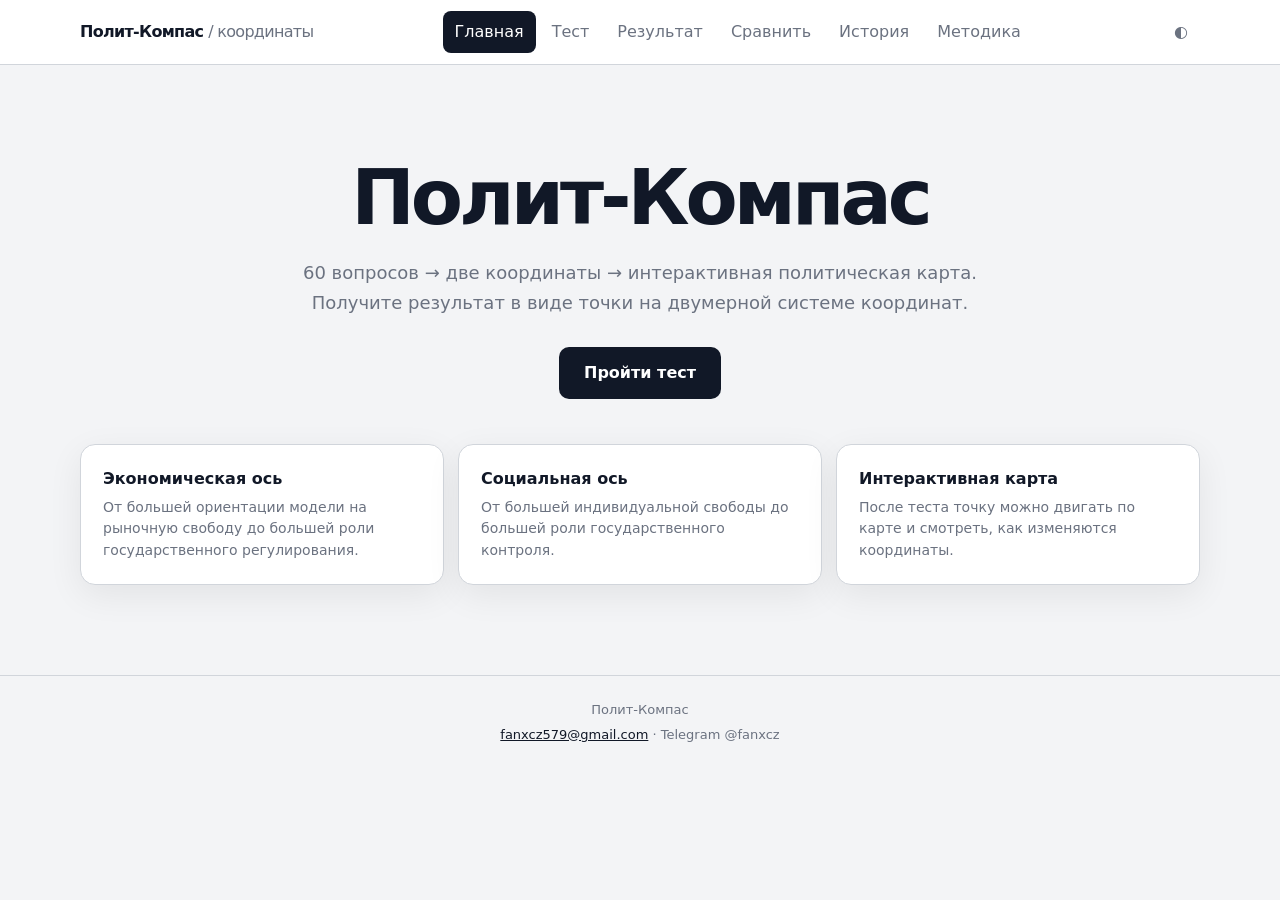
<file: index.html>
<!doctype html>
<html lang="ru">
<head>
<meta charset="utf-8">
<meta name="viewport" content="width=device-width,initial-scale=1,viewport-fit=cover">
<meta name="theme-color" content="#111827">
<title>Полит-Компас — политические координаты</title>

<style>
*{box-sizing:border-box;margin:0;padding:0}

:root{
 --bg:#f3f4f6;
 --card:#fff;
 --text:#111827;
 --muted:#6b7280;
 --border:#d1d5db;
 --soft:#e5e7eb;
 --shadow:0 10px 35px rgba(0,0,0,.07);
 --danger:#991b1b;
}

body.dark{
 --bg:#0d1117;
 --card:#161b22;
 --text:#f3f4f6;
 --muted:#9ca3af;
 --border:#30363d;
 --soft:#21262d;
 --shadow:0 10px 35px rgba(0,0,0,.25);
}

html{scroll-behavior:smooth}

body{
 min-height:100vh;
 background:var(--bg);
 color:var(--text);
 font-family:Inter,system-ui,-apple-system,BlinkMacSystemFont,"Segoe UI",sans-serif;
 line-height:1.45;
}

button,input{font:inherit}

button{cursor:pointer}

header{
 position:sticky;
 top:0;
 z-index:100;
 background:rgba(255,255,255,.94);
 border-bottom:1px solid var(--border);
 backdrop-filter:blur(12px);
}

body.dark header{background:rgba(22,27,34,.94)}

.nav{
 width:min(1120px,calc(100% - 28px));
 height:64px;
 margin:auto;
 display:flex;
 align-items:center;
 justify-content:space-between;
 gap:20px;
}

.logo{
 font-weight:850;
 letter-spacing:-.7px;
 cursor:pointer;
 white-space:nowrap;
}

.logo span{
 color:var(--muted);
 font-weight:500;
}

nav{
 display:flex;
 gap:4px;
}

.nav button,.theme{
 border:0;
 background:transparent;
 color:var(--muted);
 padding:9px 12px;
 border-radius:8px;
}

.nav button:hover,.theme:hover{
 background:var(--bg);
 color:var(--text);
}

.nav button.active{
 background:var(--text);
 color:var(--card);
}

main{
 width:min(1120px,calc(100% - 28px));
 margin:auto;
 padding:40px 0 90px;
}

.page{display:none}
.page.active{display:block}

.hero{
 text-align:center;
 padding:55px 15px 45px;
}

.hero h1{
 font-size:clamp(40px,8vw,76px);
 line-height:1;
 letter-spacing:-4px;
 margin-bottom:22px;
}

.hero p{
 max-width:700px;
 margin:0 auto 30px;
 color:var(--muted);
 font-size:18px;
 line-height:1.65;
}

.primary{
 border:0;
 background:var(--text);
 color:var(--card);
 padding:14px 25px;
 border-radius:10px;
 font-weight:750;
}

.primary:hover{opacity:.88}

.secondary{
 border:1px solid var(--border);
 background:var(--card);
 color:var(--text);
 padding:12px 18px;
 border-radius:9px;
}

.secondary:hover{border-color:var(--text)}

.info-grid{
 display:grid;
 grid-template-columns:repeat(3,1fr);
 gap:14px;
}

.info-card,.card{
 background:var(--card);
 border:1px solid var(--border);
 border-radius:15px;
 box-shadow:var(--shadow);
}

.info-card{padding:22px}

.info-card b{
 display:block;
 margin-bottom:7px;
}

.info-card p{
 color:var(--muted);
 font-size:14px;
 line-height:1.55;
}

.card{padding:26px}

.section-title{
 font-size:32px;
 line-height:1.15;
 letter-spacing:-1px;
 margin-bottom:7px;
}

.section-subtitle{
 color:var(--muted);
 margin-bottom:25px;
}

.test-head{
 display:flex;
 justify-content:space-between;
 align-items:center;
 gap:15px;
 margin-bottom:15px;
 color:var(--muted);
 font-size:14px;
}

.progress-bg{
 height:7px;
 background:var(--soft);
 border-radius:99px;
 overflow:hidden;
}

.progress{
 height:100%;
 width:0;
 background:var(--text);
 transition:width .25s;
}

.question-number{
 color:var(--muted);
 margin-top:26px;
 font-size:13px;
 font-weight:700;
 letter-spacing:.6px;
}

.question{
 margin:9px 0 25px;
 font-size:clamp(23px,4vw,34px);
 line-height:1.25;
 letter-spacing:-.8px;
}

.answers{
 display:grid;
 gap:9px;
}

.answer{
 width:100%;
 border:1px solid var(--border);
 background:var(--card);
 color:var(--text);
 padding:15px 17px;
 text-align:left;
 border-radius:10px;
 transition:.15s;
}

.answer:hover{
 border-color:var(--text);
 transform:translateY(-1px);
}

.answer.selected{
 background:var(--text);
 color:var(--card);
 border-color:var(--text);
}

.answer.skip{color:var(--muted)}

.test-actions{
 display:flex;
 justify-content:space-between;
 gap:10px;
 margin-top:22px;
}

.result-header{text-align:center}

.result-header h2{
 font-size:clamp(28px,5vw,42px);
 letter-spacing:-1.3px;
}

.result-header p{
 color:var(--muted);
 margin-top:6px;
}

.coords{
 display:flex;
 justify-content:center;
 flex-wrap:wrap;
 gap:10px;
 margin:20px 0 25px;
}

.coord{
 background:var(--bg);
 border:1px solid var(--border);
 padding:9px 15px;
 border-radius:9px;
}

.coord b{margin-left:5px}

.map-wrap{
 width:min(900px,100%);
 margin:auto;
}

.map-frame{
 position:relative;
 padding:48px 55px 58px;
}

.map{
 position:relative;
 width:100%;
 aspect-ratio:1/1;
 border:2px solid #111827;
 overflow:hidden;
 user-select:none;
 touch-action:none;
 cursor:crosshair;
 box-shadow:0 8px 25px rgba(0,0,0,.15);
}

.map.darkmap{
 border-color:#fff;
}

.zone{
 position:absolute;
 border:1px solid rgba(255,255,255,.3);
}

.q1{left:0;top:0;width:25%;height:25%;background:#b91c1c}
.q2{left:25%;top:0;width:25%;height:25%;background:#92400e}
.q3{left:50%;top:0;width:25%;height:25%;background:#166534}
.q4{left:75%;top:0;width:25%;height:25%;background:#1e3a8a}

.q5{left:0;top:25%;width:25%;height:25%;background:#dc2626}
.q6{left:25%;top:25%;width:25%;height:25%;background:#b45309}
.q7{left:50%;top:25%;width:25%;height:25%;background:#15803d}
.q8{left:75%;top:25%;width:25%;height:25%;background:#2563eb}

.q9{left:0;top:50%;width:25%;height:25%;background:#ef4444}
.q10{left:25%;top:50%;width:25%;height:25%;background:#d97706}
.q11{left:50%;top:50%;width:25%;height:25%;background:#22c55e}
.q12{left:75%;top:50%;width:25%;height:25%;background:#3b82f6}

.q13{left:0;top:75%;width:25%;height:25%;background:#991b1b}
.q14{left:25%;top:75%;width:25%;height:25%;background:#c2410c}
.q15{left:50%;top:75%;width:25%;height:25%;background:#65a30d}
.q16{left:75%;top:75%;width:25%;height:25%;background:#eab308}

.grid{
 position:absolute;
 inset:0;
 background:
 linear-gradient(to right,
 transparent 24.7%,rgba(255,255,255,.4) 25%,transparent 25.3%,
 transparent 49.7%,rgba(255,255,255,.75) 50%,transparent 50.3%,
 transparent 74.7%,rgba(255,255,255,.4) 75%,transparent 75.3%),
 linear-gradient(to bottom,
 transparent 24.7%,rgba(255,255,255,.4) 25%,transparent 25.3%,
 transparent 49.7%,rgba(255,255,255,.75) 50%,transparent 50.3%,
 transparent 74.7%,rgba(255,255,255,.4) 75%,transparent 75.3%);
 pointer-events:none;
}

.axis-x,.axis-y{
 position:absolute;
 background:#111827;
 z-index:20;
 pointer-events:none;
}

.axis-x{
 left:0;
 right:0;
 top:50%;
 height:3px;
}

.axis-y{
 top:0;
 bottom:0;
 left:50%;
 width:3px;
}

body.dark .axis-x,
body.dark .axis-y{
 background:#fff;
}

.axis-x:before,
.axis-x:after,
.axis-y:before,
.axis-y:after{
 position:absolute;
 font-weight:900;
 color:#111827;
 white-space:nowrap;
 font-size:13px;
}

body.dark .axis-x:before,
body.dark .axis-x:after,
body.dark .axis-y:before,
body.dark .axis-y:after{
 color:#fff;
}

.axis-x:before{
 content:"ЛЕВЫЕ";
 right:calc(100% + 12px);
 top:-11px;
}

.axis-x:after{
 content:"ПРАВЫЕ";
 left:calc(100% + 12px);
 top:-11px;
}

.axis-y:before{
 content:"АВТОРИТАРНЫЕ";
 bottom:calc(100% + 12px);
 left:50%;
 transform:translateX(-50%);
}

.axis-y:after{
 content:"ЛИБЕРТАРНЫЕ";
 top:calc(100% + 12px);
 left:50%;
 transform:translateX(-50%);
}

.zone-label{
 position:absolute;
 z-index:8;
 width:25%;
 text-align:center;
 color:#fff;
 font-size:clamp(8px,1.4vw,16px);
 line-height:1.05;
 font-weight:850;
 text-shadow:0 2px 4px rgba(0,0,0,.8);
 pointer-events:auto;
 cursor:pointer;
 padding:7px;
}

.l1{left:0;top:8%}
.l2{left:25%;top:8%}
.l3{left:50%;top:8%}
.l4{left:75%;top:8%}

.l5{left:0;top:33%}
.l6{left:25%;top:33%}
.l7{left:50%;top:33%}
.l8{left:75%;top:33%}

.l9{left:0;top:58%}
.l10{left:25%;top:58%}
.l11{left:50%;top:58%}
.l12{left:75%;top:58%}

.l13{left:0;top:83%}
.l14{left:25%;top:83%}
.l15{left:50%;top:83%}
.l16{left:75%;top:83%}

.result-point,
.compare-point{
 position:absolute;
 z-index:50;
 width:27px;
 height:27px;
 border-radius:50%;
 background:#fff;
 border:5px solid #111827;
 box-shadow:
 0 0 0 4px rgba(255,255,255,.9),
 0 4px 15px rgba(0,0,0,.6);
 transform:translate(-50%,50%);
 pointer-events:none;
}

.result-point:after{
 content:"ВЫ";
 position:absolute;
 top:-34px;
 left:50%;
 transform:translateX(-50%);
 background:#111827;
 color:#fff;
 padding:4px 7px;
 border-radius:5px;
 font-size:10px;
 font-weight:900;
}

.compare-point.a{
 background:#fff;
 border-color:#111827;
}

.compare-point.b{
 background:#111827;
 border-color:#fff;
}

.map-help{
 text-align:center;
 color:var(--muted);
 font-size:12px;
 margin-top:10px;
}

.scale{
 display:flex;
 justify-content:space-between;
 color:var(--muted);
 font-size:12px;
 margin-top:8px;
}

.map-info{
 margin:22px auto 0;
 padding:16px;
 max-width:700px;
 text-align:center;
 background:var(--bg);
 border:1px solid var(--border);
 border-radius:10px;
}

.map-info b{
 display:block;
 margin-bottom:5px;
}

.map-info span{
 color:var(--muted);
 font-size:14px;
}

.result-actions{
 display:flex;
 justify-content:center;
 flex-wrap:wrap;
 gap:9px;
 margin-top:20px;
}

.category-list{
 display:grid;
 gap:12px;
}

.category{
 border:1px solid var(--border);
 border-radius:10px;
 padding:16px;
 background:var(--card);
}

.category-head{
 display:flex;
 justify-content:space-between;
 gap:15px;
 margin-bottom:8px;
}

.category-head span{color:var(--muted)}

.bar{
 position:relative;
 height:9px;
 background:var(--soft);
 border-radius:99px;
 overflow:hidden;
}

.bar-fill{
 height:100%;
 background:var(--text);
 border-radius:99px;
}

.compare-map{
 margin-top:25px;
}

.compare-controls{
 display:flex;
 flex-wrap:wrap;
 gap:10px;
 margin-top:20px;
}

.compare-result{
 margin-top:20px;
 padding:16px;
 border:1px solid var(--border);
 border-radius:10px;
 background:var(--bg);
}

.history-item{
 border:1px solid var(--border);
 padding:16px;
 border-radius:10px;
 margin-bottom:10px;
 background:var(--card);
}

.history-item .date{
 color:var(--muted);
 font-size:12px;
 margin-bottom:6px;
}

.history-item b{font-size:18px}

.method{
 color:var(--muted);
 line-height:1.7;
}

.method h3{
 color:var(--text);
 margin:25px 0 8px;
}

.method ul{
 padding-left:23px;
}

footer{
 border-top:1px solid var(--border);
 text-align:center;
 color:var(--muted);
 font-size:13px;
 padding:25px 15px 45px;
}

footer a{color:var(--text)}

.mobile-nav{display:none}

.modal{
 position:fixed;
 inset:0;
 z-index:200;
 background:rgba(0,0,0,.55);
 display:none;
 align-items:center;
 justify-content:center;
 padding:15px;
}

.modal.show{display:flex}

.modal-box{
 width:min(520px,100%);
 background:var(--card);
 border:1px solid var(--border);
 border-radius:14px;
 padding:23px;
 box-shadow:0 20px 60px rgba(0,0,0,.25);
}

.modal-box h3{margin-bottom:8px}

.modal-box p{
 color:var(--muted);
 line-height:1.6;
}

.modal-close{
 float:right;
 border:0;
 background:transparent;
 color:var(--muted);
 font-size:24px;
}

@media(max-width:760px){

 header{position:static}

 .nav{
  height:58px;
 }

 nav{display:none}

 main{
  width:calc(100% - 18px);
  padding:18px 0 90px;
 }

 .hero{
  padding:38px 8px 28px;
 }

 .hero h1{
  font-size:45px;
  letter-spacing:-2.5px;
 }

 .hero p{
  font-size:15px;
 }

 .info-grid{
  grid-template-columns:1fr;
 }

 .card{padding:17px}

 .question{font-size:23px}

 .map-frame{
  padding:46px 31px 52px;
 }

 .axis-x:before,
 .axis-x:after{
  font-size:8px;
 }

 .axis-y:before,
 .axis-y:after{
  font-size:8px;
 }

 .zone-label{
  font-size:7px;
  padding:3px;
 }

 .result-point,
 .compare-point{
  width:19px;
  height:19px;
  border-width:4px;
 }

 .result-point:after{
  top:-26px;
  font-size:8px;
 }

 .mobile-nav{
  display:flex;
  position:fixed;
  z-index:150;
  left:8px;
  right:8px;
  bottom:8px;
  height:59px;
  background:var(--card);
  border:1px solid var(--border);
  border-radius:14px;
  box-shadow:0 8px 30px rgba(0,0,0,.2);
  justify-content:space-around;
  align-items:center;
 }

 .mobile-nav button{
  border:0;
  background:transparent;
  color:var(--muted);
  font-size:10px;
 }

 .mobile-nav button.active{
  color:var(--text);
  font-weight:850;
 }
}
</style>
</head>

<body>

<header>
<div class="nav">

<div class="logo" onclick="showPage('home')">
 Полит-Компас <span>/ координаты</span>
</div>

<nav>
<button data-page="home" class="active" onclick="showPage('home')">Главная</button>
<button data-page="test" onclick="startTest()">Тест</button>
<button data-page="result" onclick="showPage('result')">Результат</button>
<button data-page="compare" onclick="showPage('compare')">Сравнить</button>
<button data-page="history" onclick="showPage('history');renderHistory()">История</button>
<button data-page="method" onclick="showPage('method')">Методика</button>
</nav>

<button class="theme" onclick="toggleTheme()">◐</button>

</div>
</header>


<main>

<!-- HOME -->
<section id="home" class="page active">

<div class="hero">

<h1>Полит-Компас</h1>

<p>
60 вопросов → две координаты → интерактивная политическая карта.
Получите результат в виде точки на двумерной системе координат.
</p>

<button class="primary" onclick="startTest()">
Пройти тест
</button>

</div>

<div class="info-grid">

<div class="info-card">
<b>Экономическая ось</b>
<p>
От большей ориентации модели на рыночную свободу
до большей роли государственного регулирования.
</p>
</div>

<div class="info-card">
<b>Социальная ось</b>
<p>
От большей индивидуальной свободы
до большей роли государственного контроля.
</p>
</div>

<div class="info-card">
<b>Интерактивная карта</b>
<p>
После теста точку можно двигать по карте и смотреть,
как изменяются координаты.
</p>
</div>

</div>

</section>


<!-- TEST -->
<section id="test" class="page">

<div class="card">

<div class="test-head">
<span id="counter">Вопрос 1 из 60</span>
<span id="category">Экономика</span>
</div>

<div class="progress-bg">
<div id="progress" class="progress"></div>
</div>

<div class="question-number" id="qnum"></div>
<div class="question" id="qtext"></div>

<div id="answers" class="answers"></div>

<div class="test-actions">
<button class="secondary" onclick="previousQuestion()">Назад</button>
<button class="secondary" onclick="restartTest()">Заново</button>
</div>

</div>

</section>


<!-- RESULT -->
<section id="result" class="page">

<div class="card">

<div class="result-header">
<h2 id="resultTitle">Ваши координаты</h2>
<p id="resultSub"></p>
</div>

<div class="coords">
<div class="coord">
Экономика <b id="ecoValue">0.0</b>
</div>
<div class="coord">
Общество <b id="socValue">0.0</b>
</div>
</div>


<div class="map-wrap">

<div class="map-frame">

<div class="map" id="mainMap">

<div class="zone q1"></div>
<div class="zone q2"></div>
<div class="zone q3"></div>
<div class="zone q4"></div>
<div class="zone q5"></div>
<div class="zone q6"></div>
<div class="zone q7"></div>
<div class="zone q8"></div>
<div class="zone q9"></div>
<div class="zone q10"></div>
<div class="zone q11"></div>
<div class="zone q12"></div>
<div class="zone q13"></div>
<div class="zone q14"></div>
<div class="zone q15"></div>
<div class="zone q16"></div>

<div class="zone-label l1" onclick="zoneInfo(1)">ЛЕВЫЕ<br>АВТОРИТАРНЫЕ</div>
<div class="zone-label l2" onclick="zoneInfo(2)">ГОСУДАРСТВО<br>И ЭКОНОМИКА</div>
<div class="zone-label l3" onclick="zoneInfo(3)">ПОРЯДОК<br>И РЕГУЛИРОВАНИЕ</div>
<div class="zone-label l4" onclick="zoneInfo(4)">ПРАВЫЕ<br>АВТОРИТАРНЫЕ</div>

<div class="zone-label l5" onclick="zoneInfo(5)">СОЦИАЛЬНЫЙ<br>КОНТРОЛЬ</div>
<div class="zone-label l6" onclick="zoneInfo(6)">ЭТАТИСТСКИЕ<br>ПОЗИЦИИ</div>
<div class="zone-label l7" onclick="zoneInfo(7)">ПОРЯДОК<br>И РЫНОК</div>
<div class="zone-label l8" onclick="zoneInfo(8)">РЫНОЧНАЯ<br>СВОБОДА</div>

<div class="zone-label l9" onclick="zoneInfo(9)">СОЦИАЛЬНАЯ<br>ОРИЕНТАЦИЯ</div>
<div class="zone-label l10" onclick="zoneInfo(10)">СВОБОДЫ<br>И СОЛИДАРНОСТЬ</div>
<div class="zone-label l11" onclick="zoneInfo(11)">РЫНОК<br>И СВОБОДЫ</div>
<div class="zone-label l12" onclick="zoneInfo(12)">ИНДИВИДУАЛЬНАЯ<br>АВТОНОМИЯ</div>

<div class="zone-label l13" onclick="zoneInfo(13)">ЛИБЕРТАРНЫЕ<br>ЛЕВЫЕ</div>
<div class="zone-label l14" onclick="zoneInfo(14)">ЛИЧНАЯ<br>СВОБОДА</div>
<div class="zone-label l15" onclick="zoneInfo(15)">РЫНОК<br>И АВТОНОМИЯ</div>
<div class="zone-label l16" onclick="zoneInfo(16)">ЛИБЕРТАРНЫЕ<br>ПРАВЫЕ</div>

<div class="grid"></div>
<div class="axis-x"></div>
<div class="axis-y"></div>

<div id="resultPoint" class="result-point"></div>

</div>

<div class="scale">
<span>−10</span>
<span>−5</span>
<span>0</span>
<span>+5</span>
<span>+10</span>
</div>

</div>

</div>

<div class="map-help">
Нажмите или перетащите точку — координаты можно исследовать вручную.
</div>

<div class="map-info">
<b id="zoneName">Центральная зона</b>
<span id="zoneDescription"></span>
</div>

<div class="result-actions">
<button class="primary" onclick="startTest()">Пройти снова</button>
<button class="secondary" onclick="shareResult()">Поделиться</button>
<button class="secondary" onclick="downloadPNG()">PNG</button>
<button class="secondary" onclick="showPage('compare')">Сравнить</button>
</div>

</div>


<div class="card" style="margin-top:15px">

<h2 class="section-title">Показатели по категориям</h2>
<p class="section-subtitle">
Отдельные результаты по группам вопросов.
</p>

<div id="categories" class="category-list"></div>

</div>

</section>


<!-- COMPARE -->
<section id="compare" class="page">

<div class="card">

<h2 class="section-title">Сравнение результатов</h2>

<p class="section-subtitle">
На карте отображаются две точки. Выберите результат из истории.
</p>

<div class="compare-controls">
<button class="secondary" onclick="loadCompareFromHistory()">Выбрать из истории</button>
<button class="secondary" onclick="useCurrentForA()">Текущий → A</button>
<button class="secondary" onclick="useCurrentForB()">Текущий → B</button>
</div>

<div class="map-wrap compare-map">

<div class="map-frame">

<div class="map">

<div class="zone q1"></div>
<div class="zone q2"></div>
<div class="zone q3"></div>
<div class="zone q4"></div>
<div class="zone q5"></div>
<div class="zone q6"></div>
<div class="zone q7"></div>
<div class="zone q8"></div>
<div class="zone q9"></div>
<div class="zone q10"></div>
<div class="zone q11"></div>
<div class="zone q12"></div>
<div class="zone q13"></div>
<div class="zone q14"></div>
<div class="zone q15"></div>
<div class="zone q16"></div>

<div class="grid"></div>
<div class="axis-x"></div>
<div class="axis-y"></div>

<div id="pointA" class="compare-point a"></div>
<div id="pointB" class="compare-point b"></div>

</div>

</div>

</div>

<div id="compareText" class="compare-result">
Выберите два результата для сравнения.
</div>

</div>

</section>


<!-- HISTORY -->
<section id="history" class="page">

<div class="card">

<h2 class="section-title">История</h2>

<p class="section-subtitle">
Результаты хранятся локально в браузере.
</p>

<div id="historyList"></div>

</div>

</section>


<!-- METHOD -->
<section id="method" class="page">

<div class="card method">

<h2 class="section-title">Методика</h2>

<p>
Полит-Компас представляет результат как две числовые координаты.
Это математическая модель визуализации ответов, а не официальная
классификация политических взглядов.
</p>

<h3>Экономическая координата</h3>

<p>
Левая часть горизонтальной оси соответствует отрицательным значениям,
правая — положительным. В данной версии отрицательная сторона
представляет большую ориентацию модели на рыночную свободу,
положительная — большую роль государственного регулирования.
</p>

<h3>Социальная координата</h3>

<p>
Верх карты соответствует положительным значениям, низ — отрицательным.
В данной версии верхняя сторона соответствует большей роли
государственного контроля, нижняя — большей индивидуальной свободе.
</p>

<h3>Шкала ответов</h3>

<ul>
<li>Полностью согласен — +2</li>
<li>Скорее согласен — +1</li>
<li>Нейтрально — 0</li>
<li>Скорее не согласен — −1</li>
<li>Полностью не согласен — −2</li>
<li>Не уверен / пропустить — не учитывается</li>
</ul>

<h3>Нормализация</h3>

<p>
Каждая ось нормализуется в диапазон от −10 до +10.
Пропущенные вопросы не считаются нейтральными ответами.
</p>

<h3>Категории</h3>

<p>
Вопросы разделены на тематические группы. Они нужны для того,
чтобы после теста можно было посмотреть не только две основные
координаты, но и распределение результата по темам.
</p>

<h3>О зонах карты</h3>

<p>
Цветные области являются частью интерфейсной модели сайта.
Их названия описывают положение на координатной плоскости и не
должны рассматриваться как объективная оценка человека.
</p>

</div>

</section>

</main>


<div class="mobile-nav">
<button data-page="home" onclick="showPage('home')">Главная</button>
<button data-page="test" onclick="startTest()">Тест</button>
<button data-page="result" onclick="showPage('result')">Результат</button>
<button data-page="compare" onclick="showPage('compare')">Сравнить</button>
<button data-page="history" onclick="showPage('history');renderHistory()">История</button>
</div>


<footer>
<div>Полит-Компас</div>
<div style="margin-top:6px">
<a href="mailto:fanxcz579@gmail.com">fanxcz579@gmail.com</a>
 · Telegram @fanxcz
</div>
</footer>


<div id="modal" class="modal" onclick="closeModal(event)">
<div class="modal-box">
<button class="modal-close" onclick="closeModal()">×</button>
<h3 id="modalTitle"></h3>
<p id="modalText"></p>
</div>
</div>


<script>
"use strict";


/* =========================================================
   ВОПРОСЫ
========================================================= */

const questions=[

["Государство должно активно регулировать экономику.","Экономика",1,0],
["Высокие доходы должны облагаться более высокой ставкой налога.","Экономика",1,0],
["Частный бизнес должен иметь широкую свободу ценообразования.","Экономика",-1,0],
["Государству следует поддерживать стратегические отрасли.","Экономика",1,0],
["Социальные программы должны финансироваться даже при росте расходов бюджета.","Экономика",1,0],
["Конкуренция обычно эффективнее государственного управления предприятиями.","Экономика",-1,0],
["Минимальная заработная плата должна устанавливаться законом.","Экономика",1,0],
["Государственные предприятия должны конкурировать с частными на равных условиях.","Экономика",-1,0],
["Рынок труда должен быть максимально гибким.","Экономика",-1,0],
["Государство должно ограничивать монополии.","Экономика",1,0],
["Налоговая система должна сильнее перераспределять доходы.","Экономика",1,0],
["Государственная помощь должна быть адресной, когда это возможно.","Экономика",-1,0],

["Право на мирные публичные собрания должно широко защищаться.","Свободы",0,-1],
["Государство может ограничивать некоторые высказывания ради общественной безопасности.","Свободы",0,1],
["Личная жизнь граждан должна быть защищена от необоснованного государственного контроля.","Свободы",0,-1],
["Законы должны одинаково применяться к гражданам независимо от их статуса.","Свободы",0,-1],
["Образование должно развивать свободу выбора учебной траектории.","Свободы",0,-1],
["Государство должно устанавливать единые обязательные нормы поведения там, где это необходимо.","Свободы",0,1],
["Мирные протесты не должны автоматически рассматриваться как угроза безопасности.","Свободы",0,-1],
["Свобода слова должна защищаться даже при резкой критике властей.","Свободы",0,-1],
["Государство должно иметь широкие полномочия во время чрезвычайных ситуаций.","Свободы",0,1],
["Судебная система должна быть институционально независима от исполнительной власти.","Свободы",0,-1],
["Местные органы власти должны самостоятельно решать больше вопросов.","Свободы",0,-1],
["Государственный бюджет должен быть максимально прозрачен для граждан.","Свободы",0,-1],

["Граждане должны иметь удобный доступ к государственным данным.","Государство",0,-1],
["Силовые органы должны получать дополнительные полномочия для предотвращения тяжёлых преступлений.","Государство",0,1],
["Решения властей должны регулярно проходить общественный и парламентский контроль.","Государство",0,-1],
["Военные решения должны находиться под гражданским и парламентским контролем.","Государство",0,-1],
["Законы о чрезвычайном положении должны иметь чёткий срок действия.","Государство",0,-1],
["Государственные закупки должны проводиться по прозрачным и проверяемым правилам.","Государство",0,-1],
["Цифровые сервисы государства должны по возможности быть открытыми и проверяемыми.","Государство",0,-1],
["Искусственный интеллект в государственном секторе должен проходить независимую проверку.","Государство",0,-1],
["Персональные данные должны собираться только в объёме, необходимом для конкретной цели.","Государство",0,-1],
["Платформы должны объяснять основные правила модерации пользователям.","Государство",0,-1],
["Государство должно поддерживать развитие открытых технологий и стандартов.","Государство",0,-1],
["Критически важная цифровая инфраструктура требует специальных мер защиты.","Государство",0,1],

["Алгоритмические решения, влияющие на права граждан, должны быть проверяемыми.","Технологии",0,-1],
["Доступ к интернету следует рассматривать как важную часть современной инфраструктуры.","Технологии",0,-1],

["Экологические нормы должны учитывать долгосрочный ущерб окружающей среде.","Экология",1,0],
["Загрязнители должны нести большую часть затрат на устранение экологического ущерба.","Экология",1,0],
["Переход к чистой энергетике должен поддерживаться государственными инвестициями.","Экология",1,0],
["Экологические требования к промышленности не должны отменяться ради краткосрочной выгоды.","Экология",1,0],
["Города должны расширять общественный транспорт даже при значительных затратах.","Экология",1,0],
["Природные территории должны получать усиленную правовую защиту.","Экология",1,0],
["Экологическая политика должна учитывать влияние на стоимость жизни домохозяйств.","Экология",-1,0],
["Страны должны координировать меры против трансграничного загрязнения.","Мир",0,-1],

["Международные договоры должны иметь предсказуемые процедуры исполнения.","Мир",0,-1],
["Торговые ограничения могут применяться как инструмент внешней политики.","Мир",0,1],
["Государствам следует сохранять возможность самостоятельно определять внутреннюю политику.","Мир",0,1],
["Международные организации должны получать полномочия только в чётко определённых областях.","Мир",0,1],
["Гуманитарная помощь должна предоставляться независимо от политических разногласий.","Мир",0,-1],
["Экономические связи между странами могут снижать риск конфликтов.","Мир",0,-1],
["Страны должны использовать дипломатические механизмы до применения силы.","Мир",0,-1],
["Во внешней торговле государство может защищать отрасли с высокой стратегической значимостью.","Мир",0,1],

["Научные решения государственной политики должны опираться на открытые данные.","Наука",0,-1],
["Экологические риски должны учитываться при градостроительном планировании.","Наука",1,0],
["Крупные инфраструктурные проекты должны публиковать основные финансовые расчёты.","Наука",0,-1],
["Право на доступ к базовым государственным услугам должно быть понятным и недискриминационным.","Наука",0,-1],
["Государственные программы поддержки должны регулярно оцениваться по открытым критериям.","Наука",1,0],
["Защита критической инфраструктуры может требовать дополнительных государственных мер.","Наука",0,1]

];


const answers=[
["Полностью согласен",2],
["Скорее согласен",1],
["Нейтрально",0],
["Скорее не согласен",-1],
["Полностью не согласен",-2],
["Не уверен / пропустить",null]
];


let current=0;
let selections=new Array(questions.length).fill(null);
let lastResult=null;
let compareA=null;
let compareB=null;


/* =========================================================
   НАВИГАЦИЯ
========================================================= */

function showPage(id){

 document.querySelectorAll(".page").forEach(p=>{
  p.classList.toggle("active",p.id===id);
 });

 document.querySelectorAll("[data-page]").forEach(b=>{
  b.classList.toggle("active",b.dataset.page===id);
 });

 window.scrollTo({top:0,behavior:"smooth"});
}


function startTest(){

 current=0;
 selections=new Array(questions.length).fill(null);

 showPage("test");
 renderQuestion();
}


function restartTest(){
 startTest();
}


/* =========================================================
   ТЕСТ
========================================================= */

function renderQuestion(){

 const q=questions[current];

 document.getElementById("counter").textContent=
  "Вопрос "+(current+1)+" из "+questions.length;

 document.getElementById("category").textContent=q[1];

 document.getElementById("qnum").textContent=
  "ВОПРОС "+String(current+1).padStart(2,"0");

 document.getElementById("qtext").textContent=q[0];

 document.getElementById("progress").style.width=
  (((current+1)/questions.length)*100)+"%";

 const box=document.getElementById("answers");
 box.innerHTML="";

 answers.forEach(a=>{

  const btn=document.createElement("button");

  btn.className="answer";

  if(a[1]===null) btn.classList.add("skip");

  if(selections[current]===a[1]){
   btn.classList.add("selected");
  }

  btn.textContent=a[0];

  btn.onclick=()=>{

   selections[current]=a[1];

   if(current<questions.length-1){
    current++;
    renderQuestion();
   }else{
    finishTest();
   }

  };

  box.appendChild(btn);

 });

}


function previousQuestion(){

 if(current>0){
  current--;
  renderQuestion();
 }

}


/* =========================================================
   РАСЧЁТ
========================================================= */

function calculate(){

 let ecoSum=0;
 let socSum=0;
 let ecoMax=0;
 let socMax=0;

 const categories={};

 questions.forEach((q,i)=>{

  const value=selections[i];

  if(value===null)return;

  const e=q[2];
  const s=q[3];

  if(e!==0){
   ecoSum+=value*e;
   ecoMax+=2*Math.abs(e);
  }

  if(s!==0){
   socSum+=value*s;
   socMax+=2*Math.abs(s);
  }

  if(!categories[q[1]]){
   categories[q[1]]={sum:0,max:0};
  }

  categories[q[1]].sum+=value*(e+s);
  categories[q[1]].max+=2*(Math.abs(e)+Math.abs(s));

 });

 let eco=ecoMax?(ecoSum/ecoMax)*10:0;
 let soc=socMax?(socSum/socMax)*10:0;

 eco=clamp(eco,-10,10);
 soc=clamp(soc,-10,10);

 return{
  eco,
  soc,
  categories,
  answered:selections.filter(v=>v!==null).length,
  timestamp:Date.now(),
  date:new Date().toLocaleString("ru-RU")
 };

}


function clamp(v,min,max){
 return Math.max(min,Math.min(max,v));
}


/* =========================================================
   РЕЗУЛЬТАТ
========================================================= */

function finishTest(){

 lastResult=calculate();

 localStorage.setItem(
  "politLastResult",
  JSON.stringify(lastResult)
 );

 const history=getHistory();

 history.unshift(lastResult);

 localStorage.setItem(
  "politHistory",
  JSON.stringify(history.slice(0,30))
 );

 renderResult();

 showPage("result");
}


function renderResult(){

 if(!lastResult){

  const saved=localStorage.getItem("politLastResult");

  if(saved){
   try{
    lastResult=JSON.parse(saved);
   }catch(e){}
  }

 }

 if(!lastResult)return;

 document.getElementById("ecoValue").textContent=
  score(lastResult.eco);

 document.getElementById("socValue").textContent=
  score(lastResult.soc);

 document.getElementById("resultSub").textContent=
  "Отвечено "+lastResult.answered+
  " из "+questions.length+
  " вопросов";

 const name=getZone(lastResult.eco,lastResult.soc);

 document.getElementById("resultTitle").textContent=name;

 updatePoint(
  document.getElementById("resultPoint"),
  lastResult.eco,
  lastResult.soc
 );

 updateZoneInfo(lastResult.eco,lastResult.soc);

 renderCategories();

}


function score(v){
 return (v>0?"+":"")+Number(v).toFixed(1);
}


function getZone(eco,soc){

 if(Math.abs(eco)<2 && Math.abs(soc)<2)
  return "Центральная область";

 const h=eco<-3
  ?"левая экономическая область"
  :eco>3
   ?"правая экономическая область"
   :"центральная экономическая область";

 const v=soc>3
  ?"авторитарная часть карты"
  :soc<-3
   ?"либертарианская часть карты"
   :"центральная социальная область";

 return h+" · "+v;
}


function updateZoneInfo(eco,soc){

 let h;
 let v;

 if(eco<-3)
  h="больше рыночной свободы";
 else if(eco>3)
  h="больше государственного регулирования";
 else
  h="около центра экономической оси";

 if(soc>3)
  v="больше государственного контроля";
 else if(soc<-3)
  v="больше индивидуальной свободы";
 else
  v="около центра социальной оси";

 document.getElementById("zoneName").textContent=
  getZone(eco,soc);

 document.getElementById("zoneDescription").textContent=
  h+" · "+v+
  ". Координаты: экономика "+
  score(eco)+", общество "+score(soc)+".";
}


/* =========================================================
   ТОЧКА
========================================================= */

function updatePoint(point,eco,soc){

 const x=((eco+10)/20)*100;
 const y=((soc+10)/20)*100;

 point.style.left=x+"%";
 point.style.bottom=y+"%";
}


/* =========================================================
   ИНТЕРАКТИВНАЯ КАРТА
========================================================= */

const mainMap=document.getElementById("mainMap");
const resultPoint=document.getElementById("resultPoint");

let dragging=false;


function mapCoordinates(event){

 const rect=mainMap.getBoundingClientRect();

 let x=(event.clientX-rect.left)/rect.width;
 let y=(event.clientY-rect.top)/rect.height;

 x=clamp(x,0,1);
 y=clamp(y,0,1);

 const eco=(x*20)-10;
 const soc=((1-y)*20)-10;

 return{
  eco:clamp(eco,-10,10),
  soc:clamp(soc,-10,10)
 };

}


function movePoint(event){

 if(!lastResult)return;

 const p=mapCoordinates(event);

 lastResult.eco=p.eco;
 lastResult.soc=p.soc;

 document.getElementById("ecoValue").textContent=score(p.eco);
 document.getElementById("socValue").textContent=score(p.soc);

 updatePoint(resultPoint,p.eco,p.soc);
 updateZoneInfo(p.eco,p.soc);

 localStorage.setItem(
  "politLastResult",
  JSON.stringify(lastResult)
 );

}


mainMap.addEventListener("pointerdown",event=>{

 if(event.target.classList.contains("zone-label"))return;

 dragging=true;

 mainMap.setPointerCapture(event.pointerId);

 movePoint(event);

});


mainMap.addEventListener("pointermove",event=>{

 if(dragging){
  movePoint(event);
 }

});


mainMap.addEventListener("pointerup",()=>{
 dragging=false;
});


mainMap.addEventListener("pointercancel",()=>{
 dragging=false;
});


/* =========================================================
   КАТЕГОРИИ
========================================================= */

function renderCategories(){

 const box=document.getElementById("categories");

 box.innerHTML="";

 if(!lastResult || !lastResult.categories)return;

 Object.entries(lastResult.categories).forEach(([name,data])=>{

  const value=data.max
   ?(data.sum/data.max)*10
   :0;

  const percent=((value+10)/20)*100;

  const item=document.createElement("div");

  item.className="category";

  item.innerHTML=`
   <div class="category-head">
    <b>${escapeHtml(name)}</b>
    <span>${score(value)}</span>
   </div>
   <div class="bar">
    <div class="bar-fill" style="width:${percent}%"></div>
   </div>
  `;

  box.appendChild(item);

 });

}


/* =========================================================
   ИСТОРИЯ
========================================================= */

function getHistory(){

 try{
  return JSON.parse(
   localStorage.getItem("politHistory")||"[]"
  );
 }catch(e){
  return [];
 }

}


function renderHistory(){

 const box=document.getElementById("historyList");
 const history=getHistory();

 box.innerHTML="";

 if(!history.length){

  box.innerHTML=
   '<div style="padding:35px;text-align:center;color:var(--muted)">История пуста.</div>';

  return;
 }

 history.forEach((r,index)=>{

  const item=document.createElement("div");

  item.className="history-item";

  item.innerHTML=`
   <div class="date">${escapeHtml(r.date||"")}</div>
   <b>Экономика ${score(r.eco)}</b>
   <br>
   <span style="color:var(--muted)">
    Общество ${score(r.soc)}
   </span>
   <div style="margin-top:12px;display:flex;gap:7px;flex-wrap:wrap">
    <button class="secondary" onclick="loadHistory(${index})">
     Открыть
    </button>
    <button class="secondary" onclick="compareHistory(${index})">
     В сравнение
    </button>
   </div>
  `;

  box.appendChild(item);

 });

}


function loadHistory(index){

 const history=getHistory();

 if(!history[index])return;

 lastResult=history[index];

 localStorage.setItem(
  "politLastResult",
  JSON.stringify(lastResult)
 );

 renderResult();

 showPage("result");
}


function compareHistory(index){

 const history=getHistory();

 if(!history[index])return;

 if(!compareA){
  compareA=history[index];
 }else{
  compareB=history[index];
 }

 renderCompare();

 showPage("compare");
}


/* =========================================================
   СРАВНЕНИЕ
========================================================= */

function useCurrentForA(){

 if(!lastResult){
  alert("Сначала получите результат.");
  return;
 }

 compareA=lastResult;

 renderCompare();
}


function useCurrentForB(){

 if(!lastResult){
  alert("Сначала получите результат.");
  return;
 }

 compareB=lastResult;

 renderCompare();
}


function loadCompareFromHistory(){

 const history=getHistory();

 if(history.length<2){
  alert("Нужно минимум два результата в истории.");
  return;
 }

 compareA=history[0];
 compareB=history[1];

 renderCompare();
}


function renderCompare(){

 if(!compareA && !compareB)return;

 if(compareA){
  updatePoint(
   document.getElementById("pointA"),
   compareA.eco,
   compareA.soc
  );
 }

 if(compareB){
  updatePoint(
   document.getElementById("pointB"),
   compareB.eco,
   compareB.soc
  );
 }

 const box=document.getElementById("compareText");

 if(!compareA || !compareB){

  box.textContent=
   "Выберите ещё один результат. Сейчас выбран только один.";

  return;
 }

 const de=Math.abs(compareA.eco-compareB.eco);
 const ds=Math.abs(compareA.soc-compareB.soc);

 const distance=Math.sqrt(
  Math.pow(de,2)+Math.pow(ds,2)
 );

 box.innerHTML=`
  <b>Результат A</b><br>
  Экономика ${score(compareA.eco)} · Общество ${score(compareA.soc)}
  <br><br>
  <b>Результат B</b><br>
  Экономика ${score(compareB.eco)} · Общество ${score(compareB.soc)}
  <br><br>
  Разница по экономической оси:
  <b>${de.toFixed(1)}</b>
  <br>
  Разница по социальной оси:
  <b>${ds.toFixed(1)}</b>
  <br>
  Геометрическое расстояние между точками:
  <b>${distance.toFixed(1)}</b>
 `;

}


/* =========================================================
   SHARE
========================================================= */

function shareResult(){

 if(!lastResult)return;

 const url=
  location.origin+
  location.pathname+
  "?e="+encodeURIComponent(lastResult.eco.toFixed(2))+
  "&s="+encodeURIComponent(lastResult.soc.toFixed(2));

 if(navigator.share){

  navigator.share({
   title:"Мои политические координаты",
   text:
    "Экономика "+score(lastResult.eco)+
    " · Общество "+score(lastResult.soc),
   url
  }).catch(()=>{});

 }else if(navigator.clipboard){

  navigator.clipboard.writeText(url).then(()=>{
   alert("Ссылка скопирована.");
  });

 }else{

  prompt("Скопируйте ссылку:",url);

 }

}


/* =========================================================
   PNG
========================================================= */

function downloadPNG(){

 if(!lastResult)return;

 const canvas=document.createElement("canvas");

 const size=1200;

 canvas.width=size;
 canvas.height=size;

 const ctx=canvas.getContext("2d");

 const zones=[
  ["#b91c1c","#92400e","#166534","#1e3a8a"],
  ["#dc2626","#b45309","#15803d","#2563eb"],
  ["#ef4444","#d97706","#22c55e","#3b82f6"],
  ["#991b1b","#c2410c","#65a30d","#eab308"]
 ];

 for(let row=0;row<4;row++){

  for(let col=0;col<4;col++){

   ctx.fillStyle=zones[row][col];

   ctx.fillRect(
    col*size/4,
    row*size/4,
    size/4,
    size/4
   );

  }

 }

 ctx.strokeStyle="rgba(255,255,255,.5)";
 ctx.lineWidth=4;

 for(let i=1;i<4;i++){

  ctx.beginPath();
  ctx.moveTo(i*size/4,0);
  ctx.lineTo(i*size/4,size);
  ctx.stroke();

  ctx.beginPath();
  ctx.moveTo(0,i*size/4);
  ctx.lineTo(size,i*size/4);
  ctx.stroke();

 }

 ctx.strokeStyle="#111827";
 ctx.lineWidth=7;

 ctx.beginPath();
 ctx.moveTo(size/2,0);
 ctx.lineTo(size/2,size);
 ctx.stroke();

 ctx.beginPath();
 ctx.moveTo(0,size/2);
 ctx.lineTo(size,size/2);
 ctx.stroke();

 const x=((lastResult.eco+10)/20)*size;
 const y=((10-lastResult.soc)/20)*size;

 ctx.beginPath();
 ctx.arc(x,y,25,0,Math.PI*2);

 ctx.fillStyle="#fff";
 ctx.fill();

 ctx.strokeStyle="#111827";
 ctx.lineWidth=10;
 ctx.stroke();

 ctx.fillStyle="#111827";
 ctx.font="bold 38px Arial";
 ctx.textAlign="center";

 ctx.fillText("ВЫ",x,y-45);

 ctx.font="bold 30px Arial";

 ctx.fillText(
  "Экономика "+score(lastResult.eco),
  size/2,
  size-55
 );

 ctx.fillText(
  "Общество "+score(lastResult.soc),
  size/2,
  45
 );

 const a=document.createElement("a");

 a.download="polit-compass-result.png";
 a.href=canvas.toDataURL("image/png");
 a.click();

}


/* =========================================================
   ЗОНЫ
========================================================= */

const zoneTexts={

1:["Левые авторитарные","Левая сторона экономической оси и верхняя сторона социальной оси."],
2:["Государство и экономика","Экономическая часть карты с повышенной ролью регулирования и контролем."],
3:["Порядок и регулирование","Верхняя центрально-правая область координатной модели."],
4:["Правые авторитарные","Правая экономическая сторона и верхняя социальная сторона."],

5:["Социальный контроль","Область с более высокой координатой социальной оси."],
6:["Этатистские позиции","Область, где заметна роль государственного вмешательства."],
7:["Порядок и рынок","Сочетание рыночной ориентации и повышенного социального контроля."],
8:["Рыночная свобода","Правая экономическая часть карты с положительной социальной координатой."],

9:["Социальная ориентация","Левая экономическая часть нижней половины карты."],
10:["Свободы и солидарность","Область около нижней центральной части."],
11:["Рынок и свободы","Правая экономическая и более свободная социальная область."],
12:["Индивидуальная автономия","Правая нижняя часть координатной модели."],

13:["Либертарные левые","Левая нижняя часть карты."],
14:["Личная свобода","Нижняя центрально-левая область."],
15:["Рынок и автономия","Нижняя центрально-правая область."],
16:["Либертарные правые","Правая нижняя часть карты."]

};


function zoneInfo(id){

 const z=zoneTexts[id];

 if(!z)return;

 document.getElementById("modalTitle").textContent=z[0];
 document.getElementById("modalText").textContent=z[1];

 document.getElementById("modal").classList.add("show");
}


function closeModal(event){

 if(event && event.target!==document.getElementById("modal"))return;

 document.getElementById("modal").classList.remove("show");
}


/* =========================================================
   ТЕМА
========================================================= */

function toggleTheme(){

 document.body.classList.toggle("dark");

 localStorage.setItem(
  "politTheme",
  document.body.classList.contains("dark")
   ?"dark"
   :"light"
 );

}


if(localStorage.getItem("politTheme")==="dark"){
 document.body.classList.add("dark");
}


/* =========================================================
   SHARED URL
========================================================= */

function loadURLResult(){

 const p=new URLSearchParams(location.search);

 if(!p.has("e") || !p.has("s"))return;

 const eco=parseFloat(p.get("e"));
 const soc=parseFloat(p.get("s"));

 if(!Number.isFinite(eco)||!Number.isFinite(soc))return;

 lastResult={
  eco:clamp(eco,-10,10),
  soc:clamp(soc,-10,10),
  categories:{},
  answered:0,
  date:"Результат по ссылке",
  timestamp:Date.now()
 };

 renderResult();
 showPage("result");
}


/* =========================================================
   ESCAPE
========================================================= */

function escapeHtml(value){

 return String(value)
  .replaceAll("&","&amp;")
  .replaceAll("<","&lt;")
  .replaceAll(">","&gt;")
  .replaceAll('"',"&quot;")
  .replaceAll("'","&#039;");

}


/* =========================================================
   STARTUP
========================================================= */

loadURLResult();

if(!lastResult){

 const saved=localStorage.getItem("politLastResult");

 if(saved){

  try{
   lastResult=JSON.parse(saved);
  }catch(e){}

 }

}

if(lastResult){
 renderResult();
}

console.log(
 "Полит-Компас v2:",
 questions.length,
 "вопросов"
);

</script>

</body>
</html>
</file>
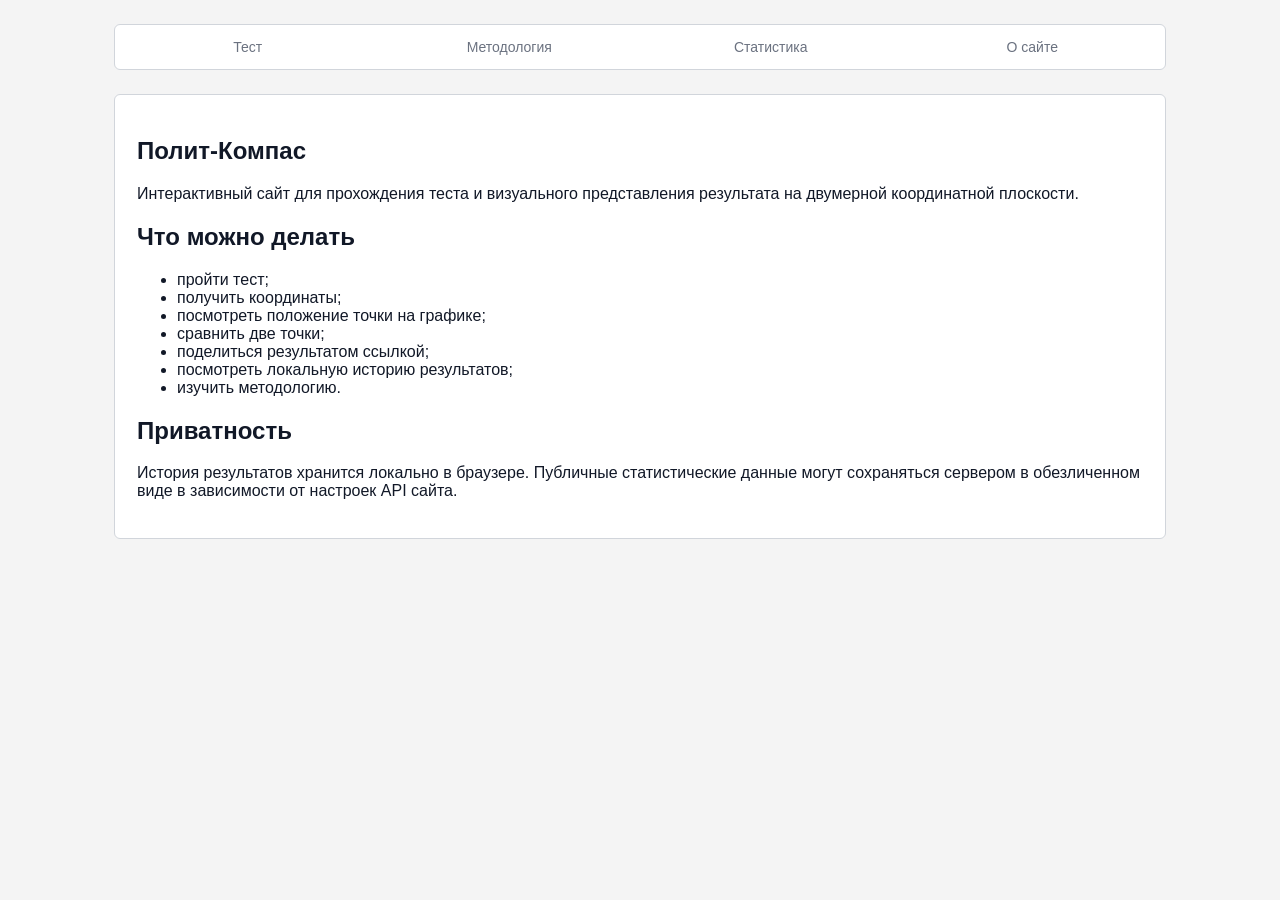
<file: about.html>
<!doctype html>
<html lang="ru">
<head>
<meta charset="utf-8">
<meta name="viewport" content="width=device-width,initial-scale=1">
<title>О сайте — Полит-Компас</title>
<link rel="stylesheet" href="/enhancements.css?v=4">
<link rel="icon" href="/favicon.svg">
</head>
<body>
<main style="max-width:900px;margin:auto;padding:20px">

<nav class="pc-nav">
<a href="/">Тест</a>
<a href="/methodology.html">Методология</a>
<a href="/stats.html">Статистика</a>
<a href="/about.html">О сайте</a>
</nav>

<section class="pc-card">
<h1>Полит-Компас</h1>

<p>
Интерактивный сайт для прохождения теста и визуального
представления результата на двумерной координатной плоскости.
</p>

<h2>Что можно делать</h2>

<ul>
<li>пройти тест;</li>
<li>получить координаты;</li>
<li>посмотреть положение точки на графике;</li>
<li>сравнить две точки;</li>
<li>поделиться результатом ссылкой;</li>
<li>посмотреть локальную историю результатов;</li>
<li>изучить методологию.</li>
</ul>

<h2>Приватность</h2>

<p>
История результатов хранится локально в браузере.
Публичные статистические данные могут сохраняться сервером
в обезличенном виде в зависимости от настроек API сайта.
</p>
</section>

</main>
</body>
</html>
</file>
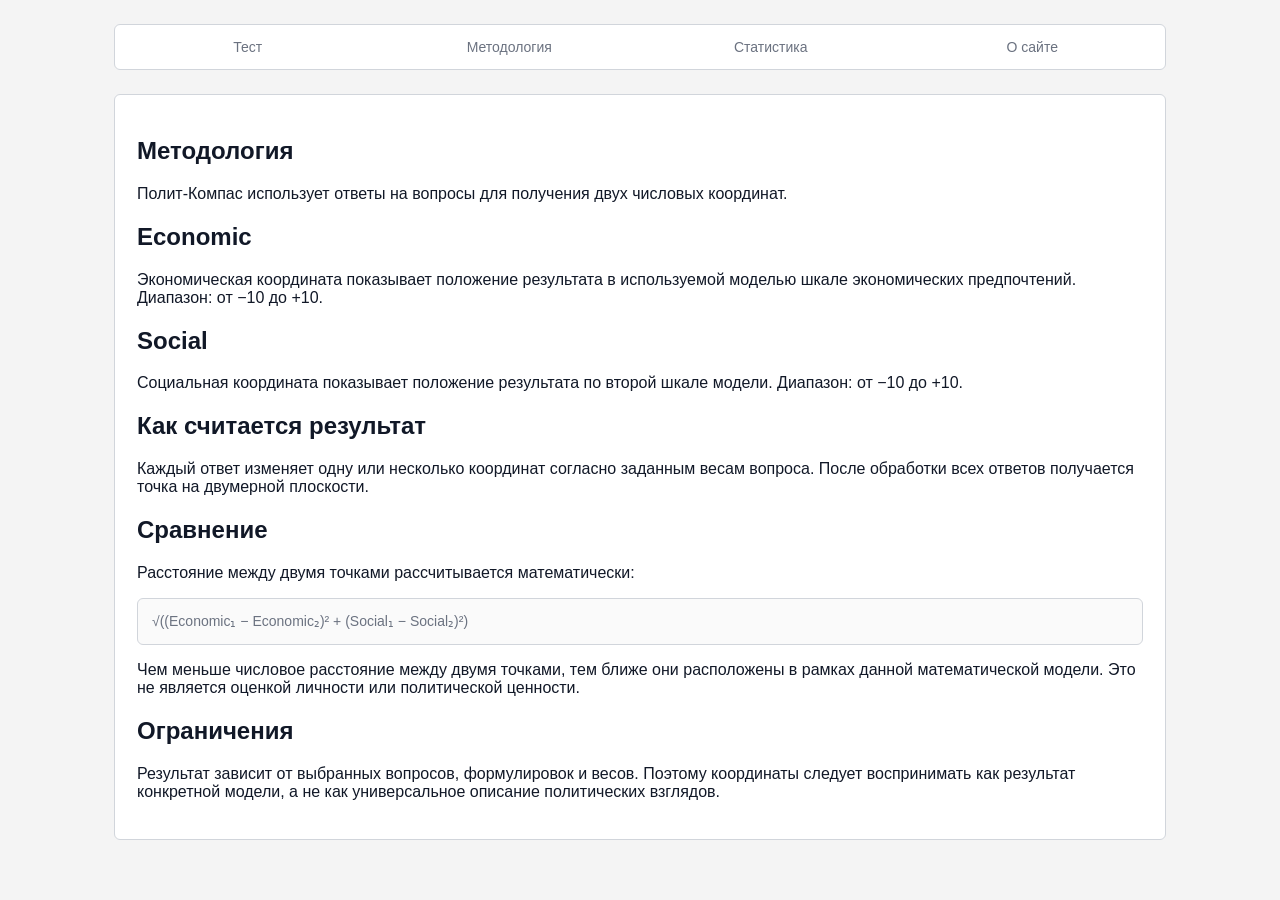
<file: methodology.html>
<!doctype html>
<html lang="ru">
<head>
<meta charset="utf-8">
<meta name="viewport" content="width=device-width,initial-scale=1">
<title>Методология — Полит-Компас</title>
<link rel="stylesheet" href="/enhancements.css?v=4">
<link rel="icon" href="/favicon.svg">
</head>
<body>
<main style="max-width:900px;margin:auto;padding:20px">

<nav class="pc-nav">
<a href="/">Тест</a>
<a href="/methodology.html">Методология</a>
<a href="/stats.html">Статистика</a>
<a href="/about.html">О сайте</a>
</nav>

<section class="pc-card">
<h1>Методология</h1>

<p>
Полит-Компас использует ответы на вопросы для получения двух
числовых координат.
</p>

<h2>Economic</h2>
<p>
Экономическая координата показывает положение результата
в используемой моделью шкале экономических предпочтений.
Диапазон: от −10 до +10.
</p>

<h2>Social</h2>
<p>
Социальная координата показывает положение результата
по второй шкале модели.
Диапазон: от −10 до +10.
</p>

<h2>Как считается результат</h2>
<p>
Каждый ответ изменяет одну или несколько координат согласно
заданным весам вопроса. После обработки всех ответов получается
точка на двумерной плоскости.
</p>

<h2>Сравнение</h2>
<p>
Расстояние между двумя точками рассчитывается математически:
</p>

<div class="pc-notice">
√((Economic₁ − Economic₂)² + (Social₁ − Social₂)²)
</div>

<p>
Чем меньше числовое расстояние между двумя точками, тем ближе
они расположены в рамках данной математической модели.
Это не является оценкой личности или политической ценности.
</p>

<h2>Ограничения</h2>
<p>
Результат зависит от выбранных вопросов, формулировок и весов.
Поэтому координаты следует воспринимать как результат конкретной
модели, а не как универсальное описание политических взглядов.
</p>
</section>

</main>
</body>
</html>
</file>
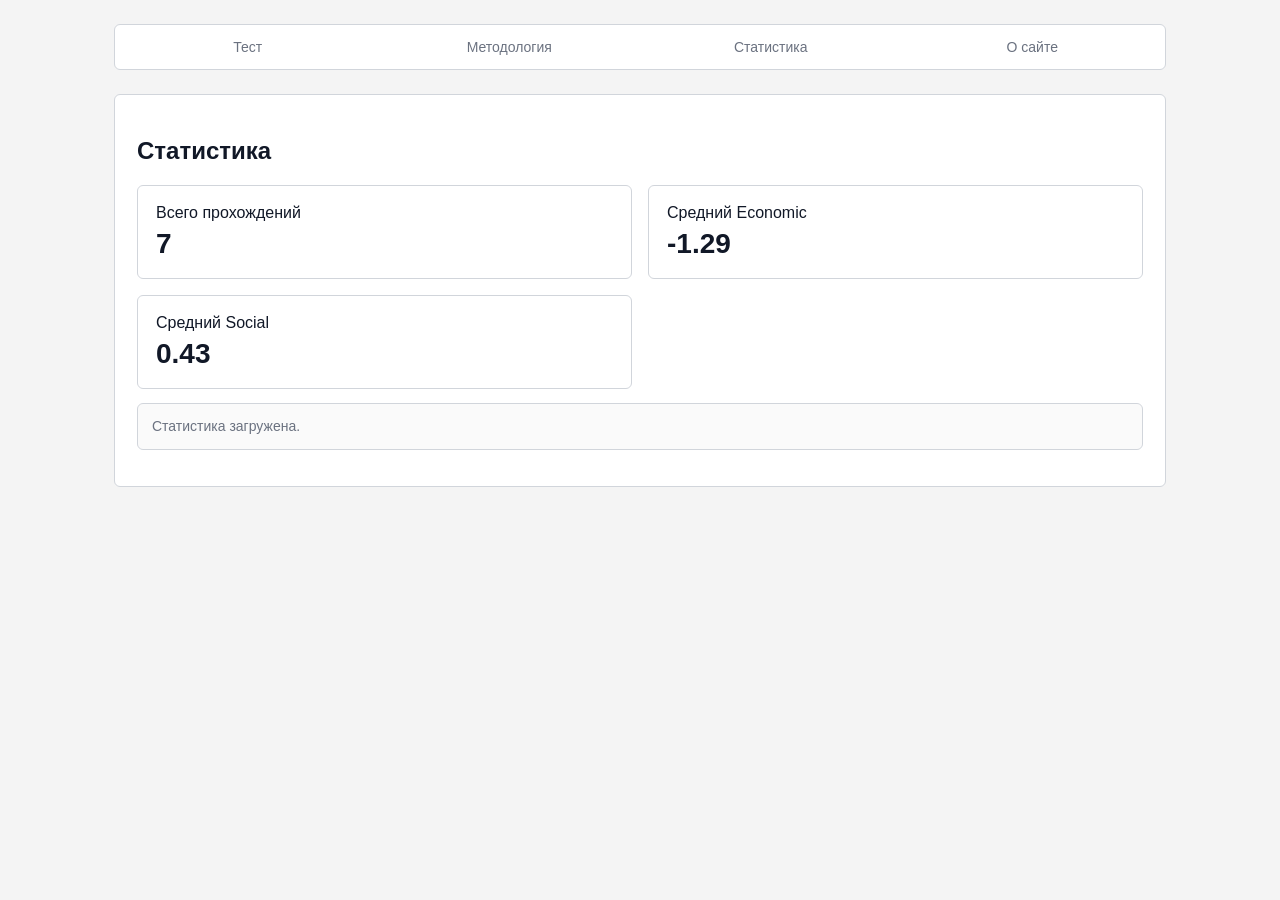
<file: stats.html>
<!doctype html>
<html lang="ru">
<head>
<meta charset="utf-8">
<meta name="viewport" content="width=device-width,initial-scale=1">
<title>Статистика — Полит-Компас</title>
<link rel="stylesheet" href="/enhancements.css?v=4">
<link rel="icon" href="/favicon.svg">
</head>
<body>
<main style="max-width:900px;margin:auto;padding:20px">

<nav class="pc-nav">
<a href="/">Тест</a>
<a href="/methodology.html">Методология</a>
<a href="/stats.html">Статистика</a>
<a href="/about.html">О сайте</a>
</nav>

<section class="pc-card">
<h1>Статистика</h1>

<div class="pc-grid">
<div class="pc-stat">
<div>Всего прохождений</div>
<div id="total" class="pc-stat-number">—</div>
</div>

<div class="pc-stat">
<div>Средний Economic</div>
<div id="avgEco" class="pc-stat-number">—</div>
</div>

<div class="pc-stat">
<div>Средний Social</div>
<div id="avgSoc" class="pc-stat-number">—</div>
</div>
</div>

<div id="status" class="pc-notice">
Загрузка…
</div>
</section>

</main>

<script>
(async function(){
  try{
    const r=await fetch("/data/stats.json",{cache:"no-store"});
    const d=await r.json();

    if(d.total!==undefined)
      document.getElementById("total").textContent=d.total;

    if(d.avg_eco!==undefined)
      document.getElementById("avgEco").textContent=
        Number(d.avg_eco).toFixed(2);

    if(d.avg_soc!==undefined)
      document.getElementById("avgSoc").textContent=
        Number(d.avg_soc).toFixed(2);

    document.getElementById("status").textContent=
      "Статистика загружена.";
  }catch(e){
    document.getElementById("status").textContent=
      "Статистика пока недоступна.";
  }
})();
</script>

</body>
</html>
</file>
<file: enhancements.css>
/* =========================================================
   ПОЛИТ-КОМПАС — RESPONSIVE DESIGN v5
   Без фреймворков и внешних библиотек
   ========================================================= */

:root{
  --bg:#f4f4f4;
  --card:#ffffff;
  --text:#111827;
  --muted:#6b7280;
  --border:#d1d5db;
  --accent:#374151;
  --radius:6px;
  --max:1100px;
}

*{
  box-sizing:border-box;
}

html{
  width:100%;
  min-height:100%;
  overflow-x:hidden;
}

body{
  width:100%;
  min-width:0;
  margin:0;
  background:var(--bg);
  color:var(--text);
  font-family:
    -apple-system,
    BlinkMacSystemFont,
    "Segoe UI",
    Roboto,
    Arial,
    sans-serif;
  overflow-x:hidden;
}

button,
input,
select,
textarea{
  font:inherit;
}

button{
  -webkit-tap-highlight-color:transparent;
}

/* =========================================================
   ОСНОВНОЙ КОНТЕЙНЕР
   ========================================================= */

main{
  width:100% !important;
  max-width:var(--max) !important;
  margin:0 auto !important;
  padding:24px !important;

  display:block !important;
  position:relative;
}

/* Если старый CSS превращал main в grid */
main,
main > *,
main section,
main article{
  min-width:0;
}

/* =========================================================
   НАВИГАЦИЯ
   ========================================================= */

.pc-nav{
  width:100%;
  display:flex !important;
  justify-content:center;
  align-items:center;
  gap:4px;

  margin:0 0 24px !important;
  padding:4px;

  background:#fff;
  border:1px solid var(--border);
  border-radius:var(--radius);
}

.pc-nav a{
  flex:1 1 0;
  display:block;

  padding:10px 14px;

  color:var(--muted);
  background:transparent;

  border:0;
  border-radius:4px;

  text-align:center;
  text-decoration:none;
  font-size:14px;

  transition:
    background .15s ease,
    color .15s ease;
}

.pc-nav a:hover{
  background:#f3f4f6;
  color:var(--text);
}

.pc-nav a:active{
  background:#e5e7eb;
}

/* =========================================================
   КАРТОЧКИ
   ========================================================= */

.pc-card{
  width:100% !important;
  max-width:100% !important;

  display:block !important;

  margin:0 0 18px !important;
  padding:22px !important;

  background:var(--card);
  border:1px solid var(--border);
  border-radius:var(--radius);

  overflow:hidden;
}

.pc-title{
  margin:0 0 8px;

  color:var(--text);
  font-size:22px;
  line-height:1.25;
  font-weight:600;
}

.pc-subtitle{
  color:var(--muted);
  font-size:14px;
  line-height:1.55;
}

/* =========================================================
   РЕЗУЛЬТАТ
   ========================================================= */

.pc-result{
  text-align:center;
}

.pc-result .pc-title{
  font-size:24px;
}

.pc-coords{
  width:100%;

  display:grid !important;
  grid-template-columns:repeat(2,minmax(0,1fr)) !important;

  gap:12px;
  margin:20px 0;
}

.pc-coordinate{
  width:100%;
  padding:16px;

  background:#fafafa;
  border:1px solid var(--border);
  border-radius:var(--radius);

  text-align:center;
}

.pc-coordinate span{
  display:block;

  color:var(--muted);
  font-size:13px;
}

.pc-coordinate strong{
  display:block;

  margin-top:5px;

  color:var(--text);
  font-size:30px;
  line-height:1.1;
}

/* =========================================================
   ГРАФИК
   ========================================================= */

.pc-chart{
  display:block;

  width:100% !important;
  max-width:680px !important;
  height:auto !important;

  margin:20px auto !important;

  background:#fff;
  border:1px solid var(--border);
  border-radius:var(--radius);
}

/* =========================================================
   КНОПКИ
   ========================================================= */

.pc-actions{
  width:100%;

  display:flex !important;
  flex-wrap:wrap;
  justify-content:center;

  gap:8px;
  margin-top:16px;
}

.pc-btn{
  min-height:42px;

  padding:10px 16px;

  color:var(--text);
  background:#fff;

  border:1px solid var(--border);
  border-radius:var(--radius);

  cursor:pointer;

  transition:
    background .15s ease,
    border-color .15s ease,
    transform .05s ease;
}

.pc-btn:hover{
  border-color:var(--accent);
}

.pc-btn:active{
  transform:translateY(1px);
}

.pc-btn-primary{
  color:#fff;
  background:var(--accent);
  border-color:var(--accent);
}

.pc-btn-primary:hover{
  background:#1f2937;
  border-color:#1f2937;
}

/* =========================================================
   INPUTS
   ========================================================= */

.pc-grid{
  width:100%;

  display:grid !important;
  grid-template-columns:repeat(2,minmax(0,1fr)) !important;

  gap:16px;
}

.pc-grid label{
  display:block;

  color:var(--text);
  font-size:14px;
}

.pc-input{
  display:block;

  width:100%;
  min-width:0;

  margin-top:7px;
  padding:11px 12px;

  color:var(--text);
  background:#fff;

  border:1px solid var(--border);
  border-radius:var(--radius);

  outline:none;
}

.pc-input:focus{
  border-color:var(--accent);
  box-shadow:0 0 0 2px rgba(55,65,81,.08);
}

.pc-notice{
  width:100%;

  margin:14px 0;
  padding:12px 14px;

  color:var(--muted);
  background:#fafafa;

  border:1px solid var(--border);
  border-radius:var(--radius);

  font-size:14px;
  line-height:1.5;
}

/* =========================================================
   ИСТОРИЯ
   ========================================================= */

.pc-history-item{
  width:100%;

  display:flex !important;
  justify-content:space-between;
  align-items:center;

  gap:12px;

  padding:13px 0;

  border-bottom:1px solid var(--border);
}

.pc-history-item:last-of-type{
  border-bottom:0;
}

/* =========================================================
   СТАТИСТИКА
   ========================================================= */

.pc-stat{
  min-width:0;

  padding:18px;

  background:#fff;
  border:1px solid var(--border);
  border-radius:var(--radius);
}

.pc-stat-number{
  margin-top:6px;

  color:var(--text);
  font-size:28px;
  font-weight:600;
}

/* =========================================================
   ПОЛИТИЧЕСКИЕ ФИГУРЫ
   ========================================================= */

#figures{
  width:100% !important;
  max-width:100% !important;

  display:block !important;

  margin-top:18px;
}

#figures > *{
  max-width:100%;
  min-width:0;
}

#figures .card,
#figures .figure,
#figures article{
  min-width:0;
  max-width:100%;
  overflow:hidden;
}

/* =========================================================
   СТАРЫЕ GRID/FLEX-РАЗВАЛЫ
   ========================================================= */

/*
 * Иногда старый index.html задаёт grid напрямую.
 * Эти правила намеренно имеют повышенную специфичность.
 */

main > .pc-card,
main > section,
main > article,
main > div{
  width:100%;
  max-width:100%;
}

/* =========================================================
   DARK MODE — если старый сайт его использует
   ========================================================= */

body.dark{
  --bg:#111827;
  --card:#1f2937;
  --text:#f9fafb;
  --muted:#9ca3af;
  --border:#374151;
  --accent:#d1d5db;
}

body.dark .pc-nav,
body.dark .pc-btn,
body.dark .pc-input,
body.dark .pc-coordinate,
body.dark .pc-stat,
body.dark .pc-notice,
body.dark .pc-chart{
  background:#1f2937;
}

body.dark .pc-btn-primary{
  color:#111827;
  background:#f3f4f6;
}

/* =========================================================
   ПЛАНШЕТ
   ========================================================= */

@media(max-width:900px){

  main{
    max-width:760px !important;
    padding:20px !important;
  }

}

/* =========================================================
   ТЕЛЕФОН
   ========================================================= */

@media(max-width:700px){

  html,
  body{
    width:100%;
    overflow-x:hidden;
  }

  main{
    width:100% !important;
    max-width:100% !important;

    margin:0 !important;

    padding:
      12px
      12px
      calc(12px + env(safe-area-inset-bottom))
      12px !important;
  }

  /* Навигация */
  .pc-nav{
    width:100% !important;

    display:grid !important;
    grid-template-columns:repeat(3,1fr) !important;

    gap:3px;

    margin-bottom:14px !important;
  }

  .pc-nav a{
    min-width:0;

    padding:9px 4px;

    font-size:12px;
    white-space:nowrap;
  }

  /* Все карточки — одна колонка */
  .pc-card{
    width:100% !important;
    max-width:100% !important;

    margin-bottom:12px !important;

    padding:16px !important;
  }

  .pc-title{
    font-size:20px;
  }

  .pc-result .pc-title{
    font-size:21px;
  }

  /* Координаты */
  .pc-coords{
    display:grid !important;
    grid-template-columns:repeat(2,minmax(0,1fr)) !important;
    gap:8px;
  }

  .pc-coordinate{
    padding:13px 8px;
  }

  .pc-coordinate strong{
    font-size:25px;
  }

  /* Все формы — одна колонка */
  .pc-grid{
    display:grid !important;
    grid-template-columns:1fr !important;
    gap:10px;
  }

  /* Кнопки — красивые, без вылезания */
  .pc-actions{
    display:grid !important;
    grid-template-columns:repeat(2,minmax(0,1fr)) !important;
    width:100%;
  }

  .pc-actions .pc-btn{
    width:100%;
    min-width:0;
    padding:10px 8px;
    font-size:13px;
  }

  .pc-actions .pc-btn-primary{
    grid-column:auto;
  }

  /* График */
  .pc-chart{
    width:100% !important;
    max-width:100% !important;

    margin:14px auto !important;
  }

  /* История */
  .pc-history-item{
    font-size:13px;
  }

  /* Статистика */
  .pc-stat-number{
    font-size:25px;
  }

}

/* =========================================================
   ОЧЕНЬ МАЛЕНЬКИЕ ТЕЛЕФОНЫ
   ========================================================= */

@media(max-width:380px){

  main{
    padding:8px !important;
  }

  .pc-card{
    padding:13px !important;
  }

  .pc-nav a{
    font-size:11px;
    padding:8px 2px;
  }

  .pc-actions{
    grid-template-columns:1fr !important;
  }

  .pc-actions .pc-btn{
    min-height:40px;
  }

  .pc-coordinate strong{
    font-size:23px;
  }
}

/* =========================================================
   TOUCH
   ========================================================= */

@media(pointer:coarse){

  .pc-btn,
  .pc-nav a{
    min-height:42px;
  }

  .pc-input{
    min-height:44px;
  }
}

/* =========================================================
   ACCESSIBILITY
   ========================================================= */

:focus-visible{
  outline:2px solid var(--accent);
  outline-offset:2px;
}

/* =========================================================
   ПЕЧАТЬ
   ========================================================= */

@media print{

  body{
    background:#fff;
  }

  .pc-nav,
  .pc-actions{
    display:none !important;
  }

  .pc-card{
    border:1px solid #999;
    break-inside:avoid;
  }
}

/* =========================================================
   FINAL MOBILE LAYOUT FIX
   Убираем старую desktop/grid-разметку
   ========================================================= */

@media screen and (max-width:700px){

  html,
  body{
    width:100% !important;
    min-width:0 !important;
    max-width:100% !important;
    margin:0 !important;
    padding:0 !important;
    overflow-x:hidden !important;
  }

  body{
    display:block !important;
    position:relative !important;
  }

  /*
   * Старые контейнеры сайта.
   * На мобильном они больше не должны создавать колонки.
   */
  main,
  #app,
  #root,
  .app,
  .container,
  .wrapper,
  .page,
  .content,
  .main,
  .layout{
    width:100% !important;
    min-width:0 !important;
    max-width:100% !important;

    display:block !important;

    grid-template-columns:none !important;
    grid-template-areas:none !important;

    position:static !important;

    margin-left:0 !important;
    margin-right:0 !important;

    padding-left:10px !important;
    padding-right:10px !important;
  }

  /*
   * Все наши основные секции находятся строго
   * одна под другой.
   */
  #pcEnhancedResult,
  #pcCompare,
  #pcHistory,
  #figures{
    position:static !important;

    display:block !important;

    float:none !important;

    width:100% !important;
    min-width:0 !important;
    max-width:100% !important;

    left:auto !important;
    right:auto !important;
    top:auto !important;
    bottom:auto !important;

    transform:none !important;

    grid-area:auto !important;

    margin-left:0 !important;
    margin-right:0 !important;

    clear:both !important;
  }

  /*
   * Запрещаем старые правила размещать
   * карточки в 3 отдельные колонки.
   */
  #pcEnhancedResult,
  #pcCompare,
  #pcHistory{
    order:initial !important;
  }

  /*
   * Карточки
   */
  .pc-card{
    width:100% !important;
    max-width:100% !important;
    min-width:0 !important;

    margin-top:0 !important;
    margin-bottom:12px !important;

    padding:15px !important;

    overflow:hidden !important;
  }

  /*
   * Результат
   */
  #pcEnhancedResult{
    text-align:center !important;
  }

  /*
   * Навигация
   */
  .pc-nav{
    width:100% !important;

    display:grid !important;

    grid-template-columns:repeat(3,minmax(0,1fr)) !important;

    margin:0 0 12px !important;

    padding:3px !important;
  }

  .pc-nav a{
    width:100% !important;
    min-width:0 !important;

    padding:9px 3px !important;

    font-size:12px !important;

    overflow:hidden !important;
    text-overflow:ellipsis !important;
  }

  /*
   * Координаты
   */
  .pc-coords{
    width:100% !important;

    display:grid !important;

    grid-template-columns:1fr 1fr !important;

    gap:8px !important;
  }

  .pc-coordinate{
    width:100% !important;
    min-width:0 !important;
  }

  /*
   * График никогда не должен вылезать
   */
  .pc-chart,
  canvas{
    display:block !important;

    width:100% !important;
    max-width:100% !important;
    height:auto !important;

    margin-left:auto !important;
    margin-right:auto !important;
  }

  /*
   * Формы
   */
  .pc-grid{
    width:100% !important;

    display:grid !important;

    grid-template-columns:1fr !important;

    gap:10px !important;
  }

  .pc-input,
  input[type="number"]{
    width:100% !important;
    max-width:100% !important;
    min-width:0 !important;
  }

  /*
   * Кнопки
   */
  .pc-actions{
    width:100% !important;

    display:grid !important;

    grid-template-columns:1fr 1fr !important;

    gap:7px !important;
  }

  .pc-actions button,
  .pc-btn{
    width:100% !important;
    min-width:0 !important;
    max-width:100% !important;

    min-height:42px !important;

    margin:0 !important;
  }

  /*
   * Список фигур
   */
  #figures{
    width:100% !important;

    display:block !important;

    overflow:visible !important;
  }

  #figures > div,
  #figures > article,
  #figures .card,
  #figures .figure{
    width:100% !important;
    max-width:100% !important;
    min-width:0 !important;

    margin-left:0 !important;
    margin-right:0 !important;

    box-sizing:border-box !important;
  }

  /*
   * История
   */
  #pcHistory{
    width:100% !important;
  }

  .pc-history-item{
    width:100% !important;

    display:flex !important;

    justify-content:space-between !important;

    align-items:center !important;

    gap:8px !important;
  }

  /*
   * Полностью отключаем возможные старые
   * абсолютные/фиксированные позиции.
   */
  main *{
    max-width:100%;
  }

  #pcEnhancedResult *,
  #pcCompare *,
  #pcHistory *,
  #figures *{
    position:static !important;
    float:none !important;
  }

}

/* =========================================================
   PHONE 360px
   ========================================================= */

@media screen and (max-width:380px){

  main,
  #app,
  #root,
  .app,
  .container,
  .wrapper,
  .page,
  .content,
  .main,
  .layout{
    padding-left:7px !important;
    padding-right:7px !important;
  }

  .pc-card{
    padding:12px !important;
  }

  .pc-nav a{
    font-size:11px !important;
  }

  .pc-actions{
    grid-template-columns:1fr !important;
  }

  .pc-coordinate strong{
    font-size:23px !important;
  }
}
</file>
